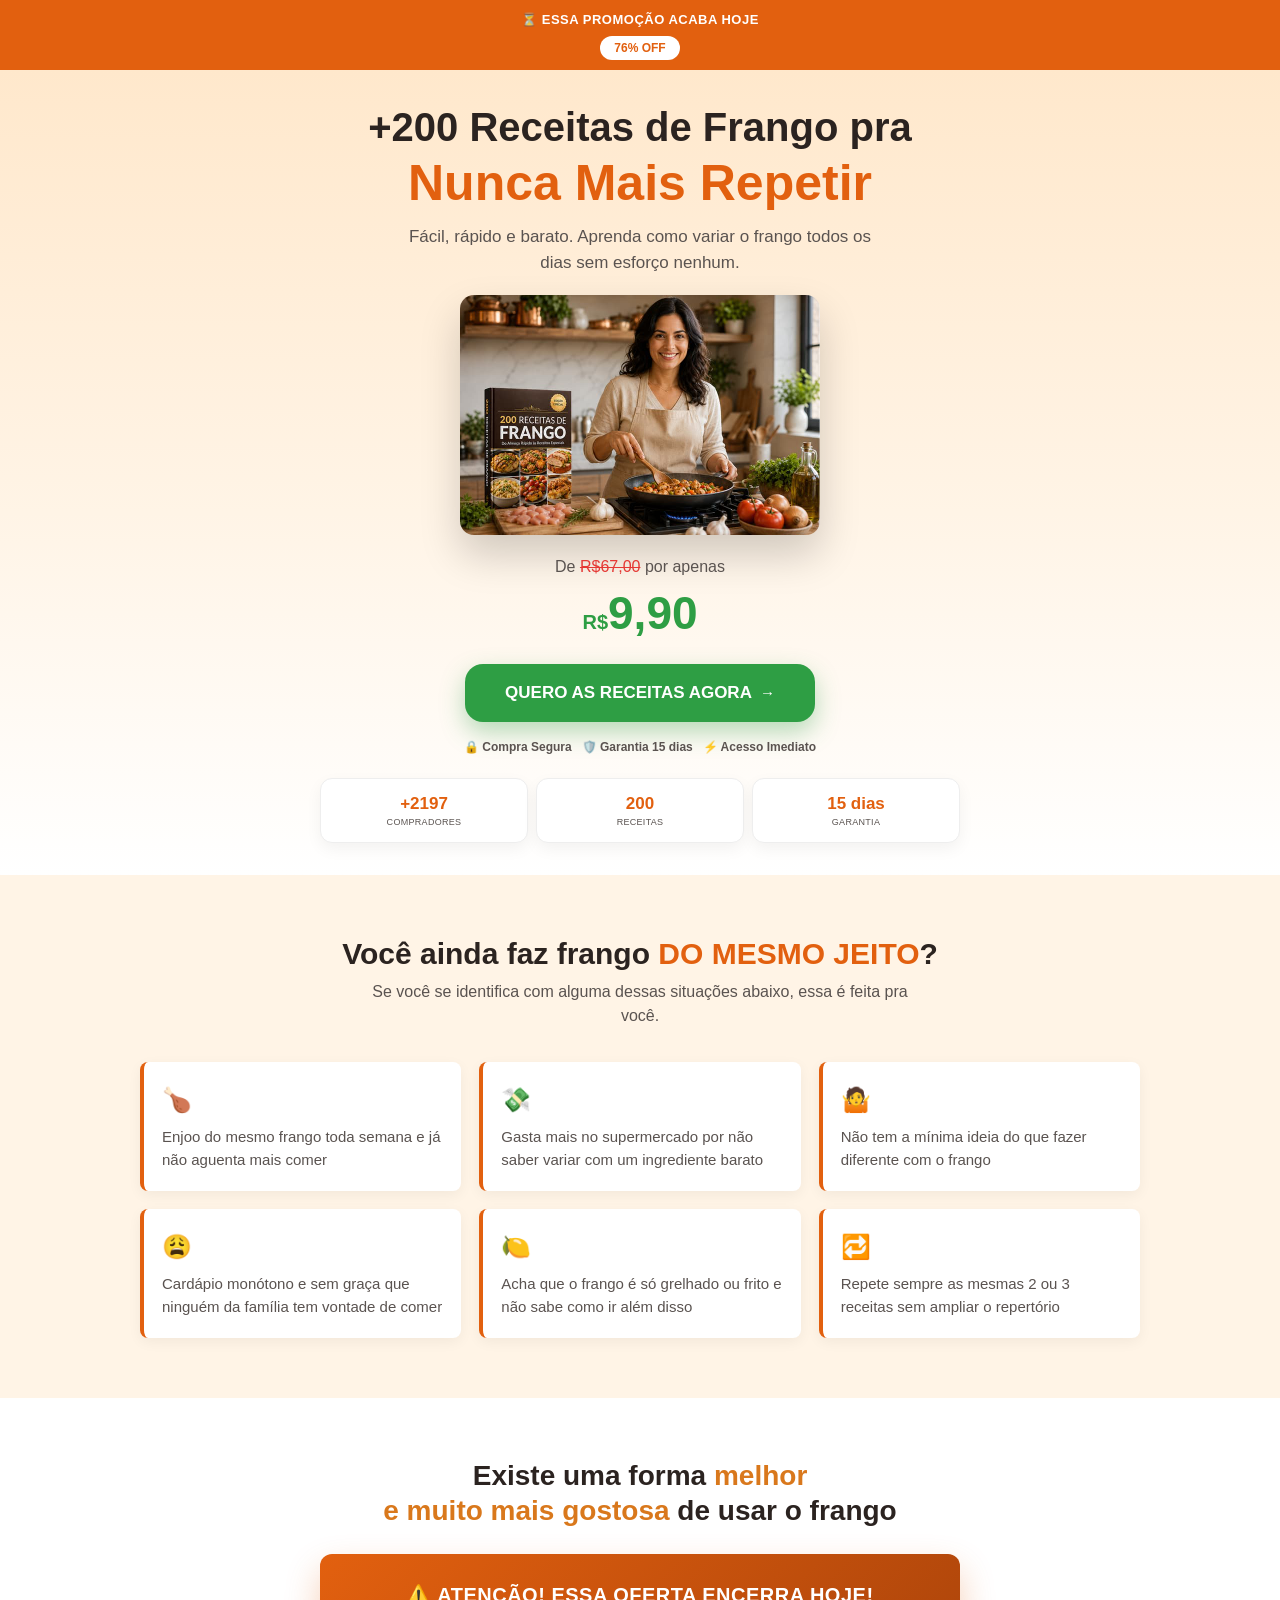
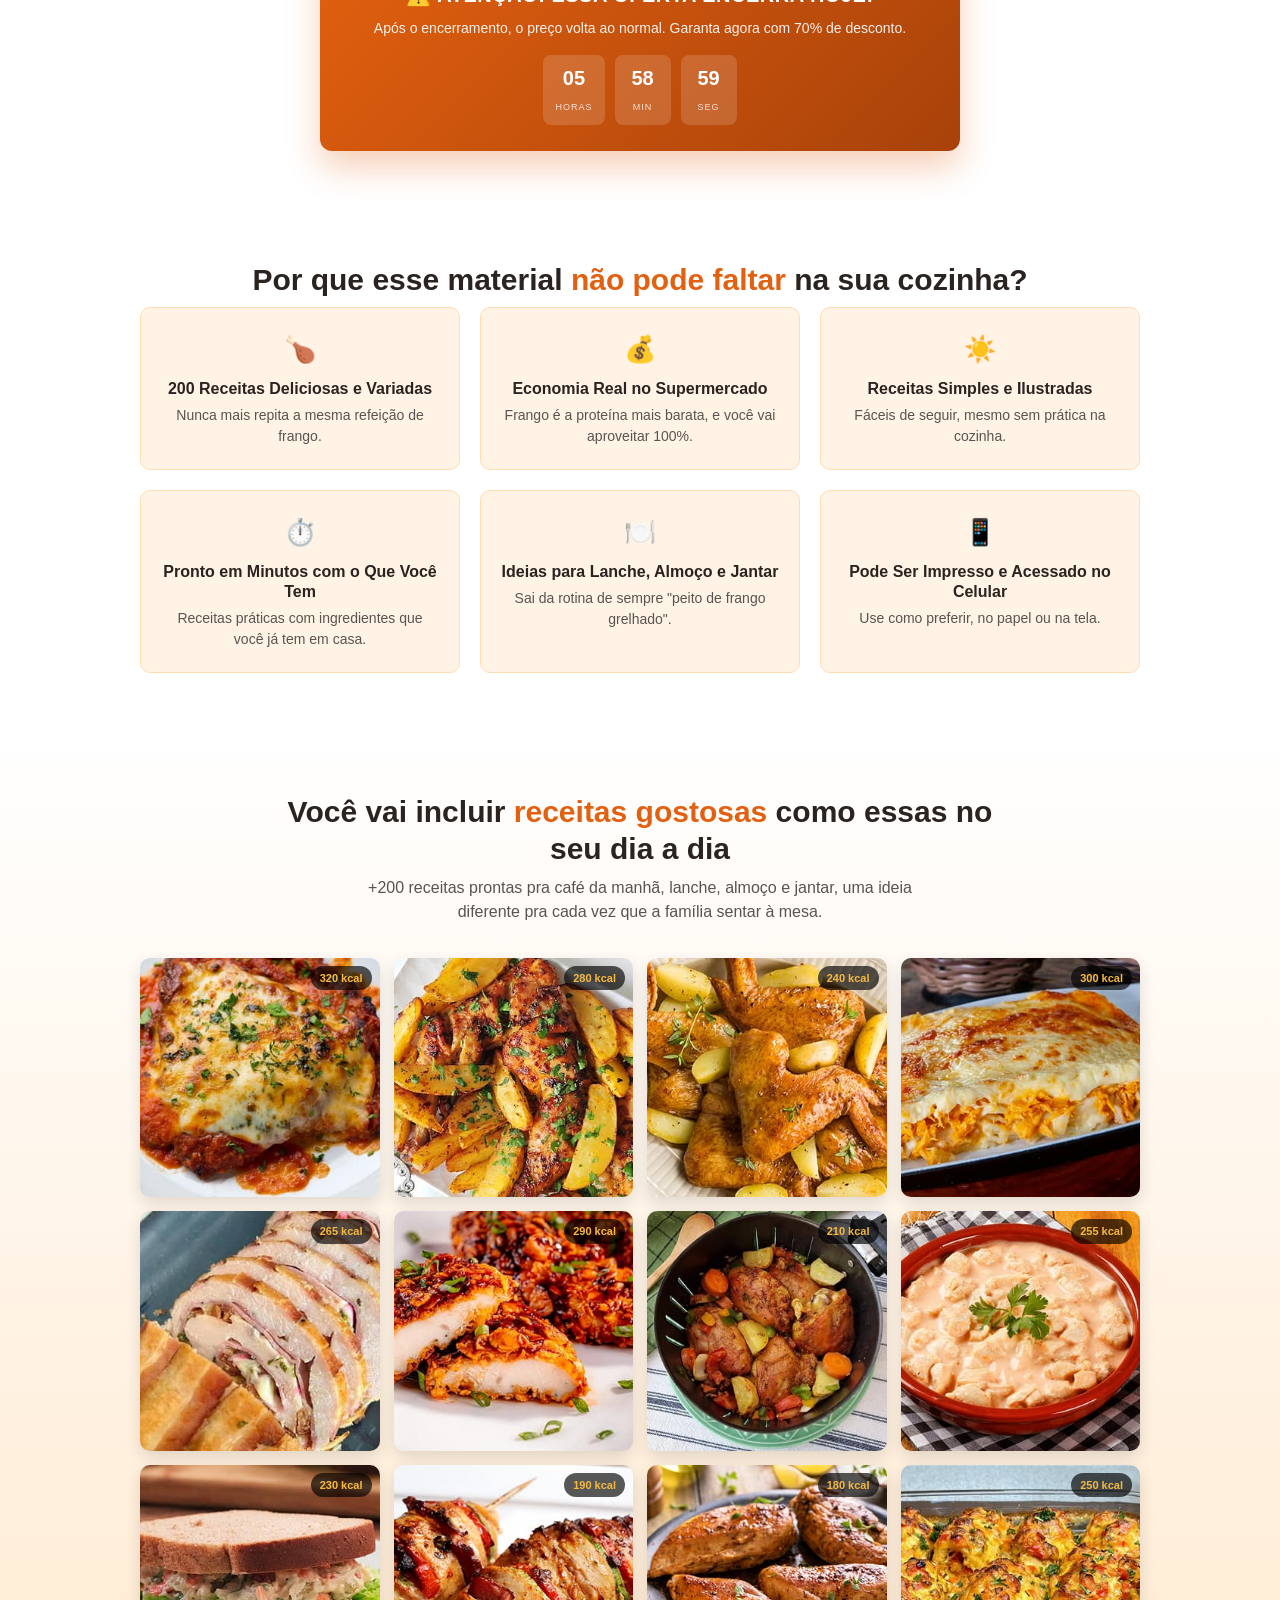
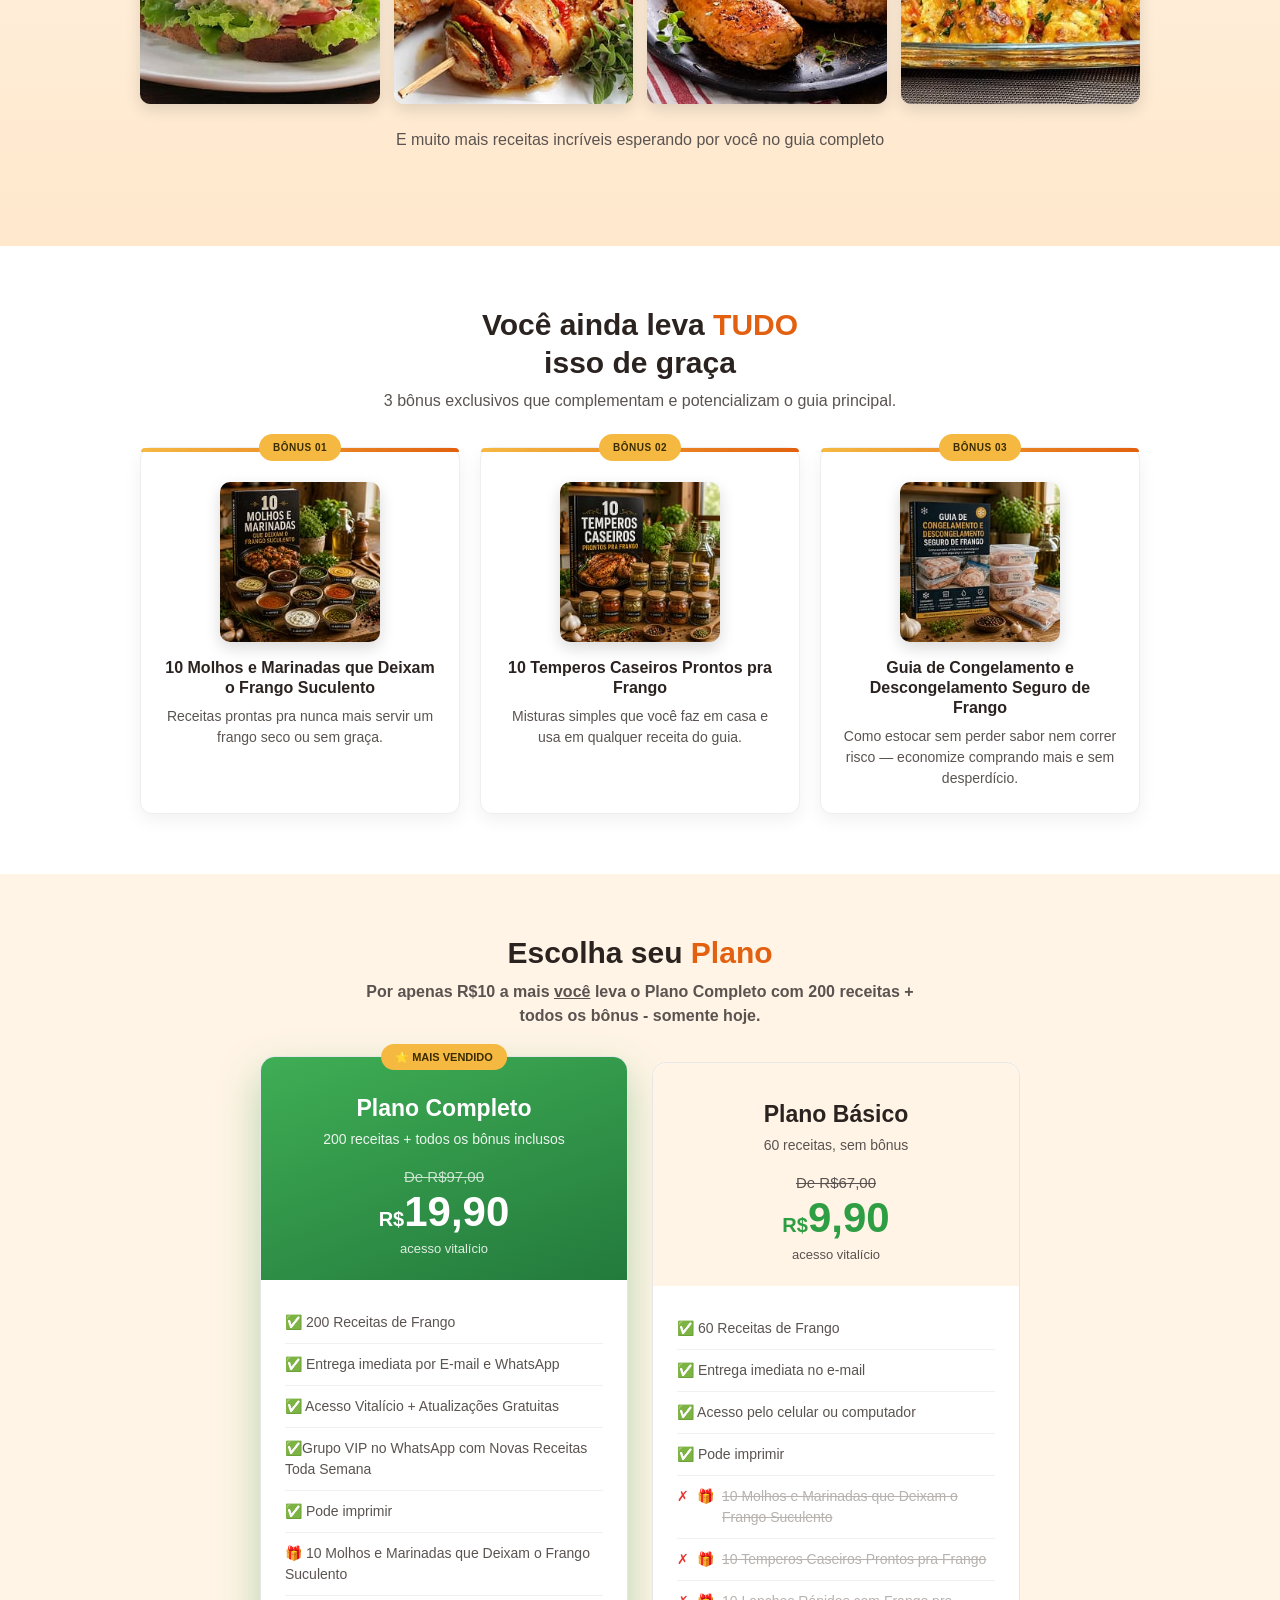
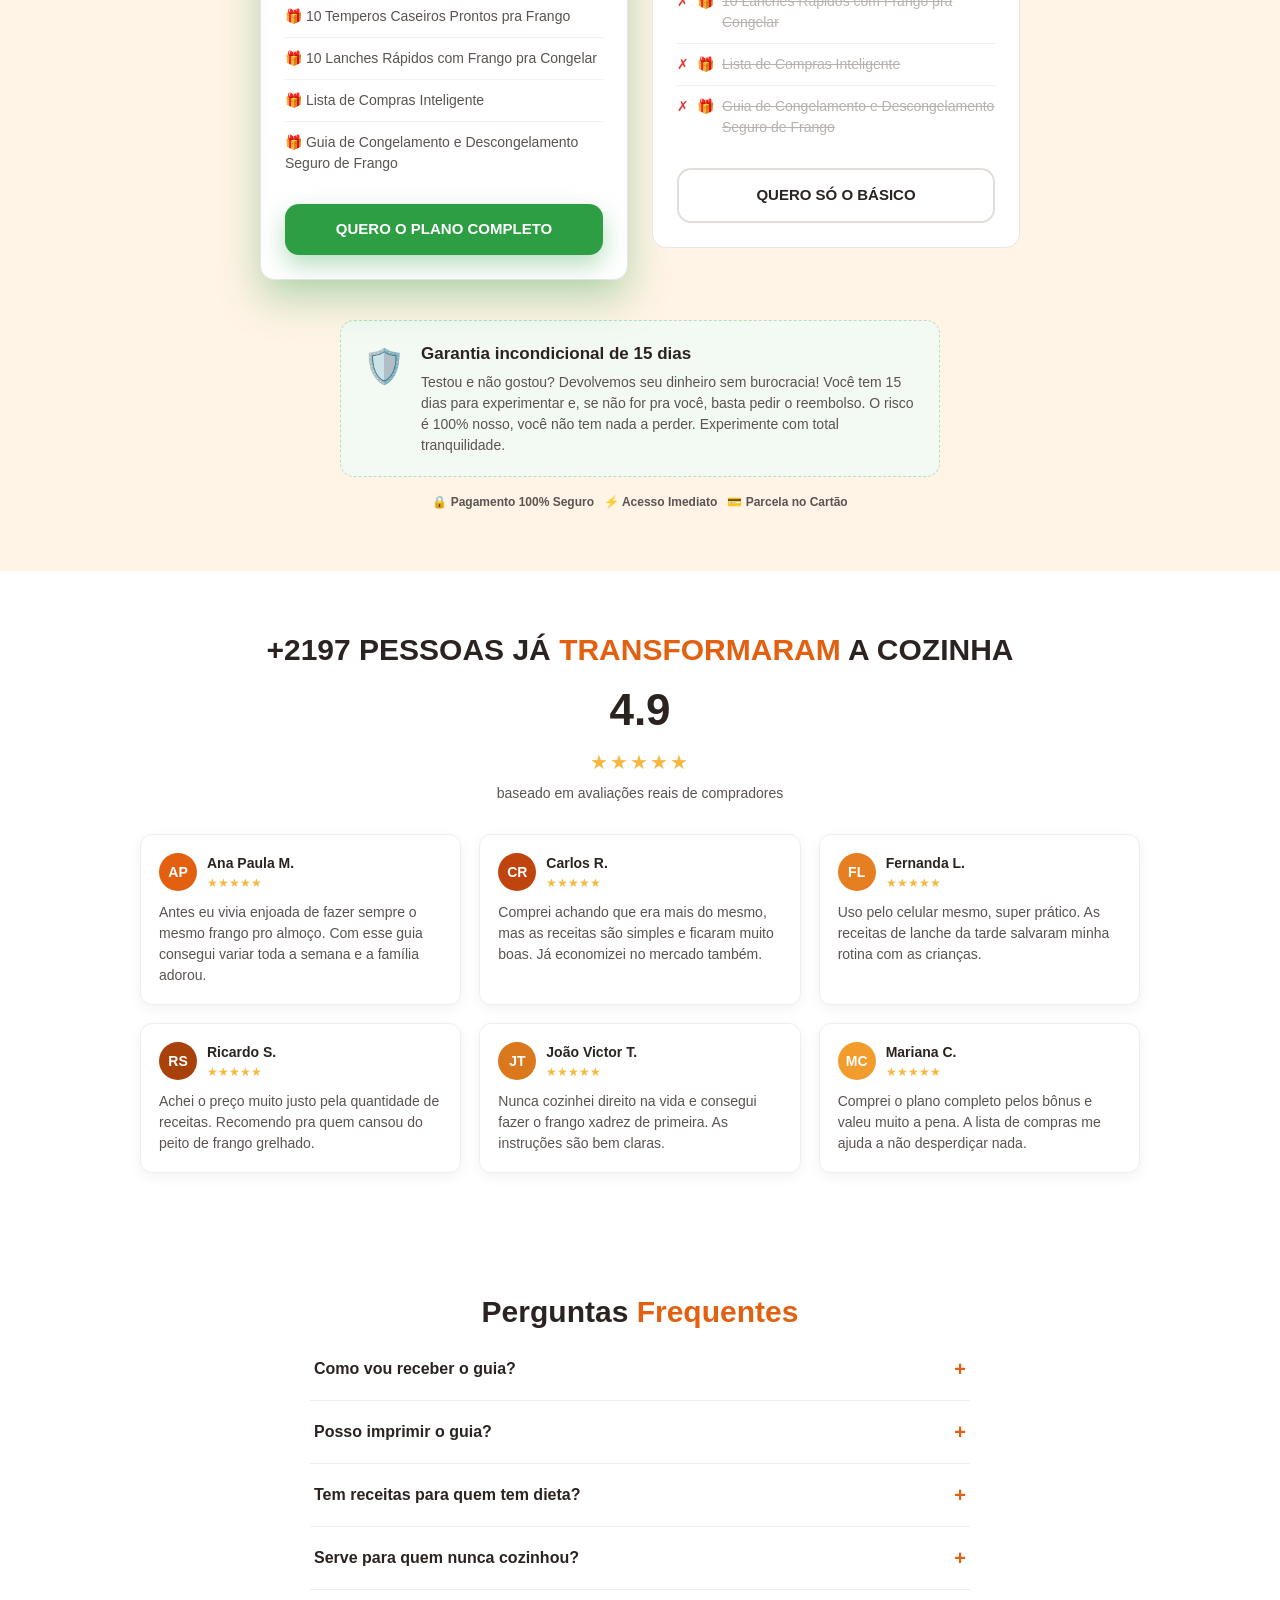
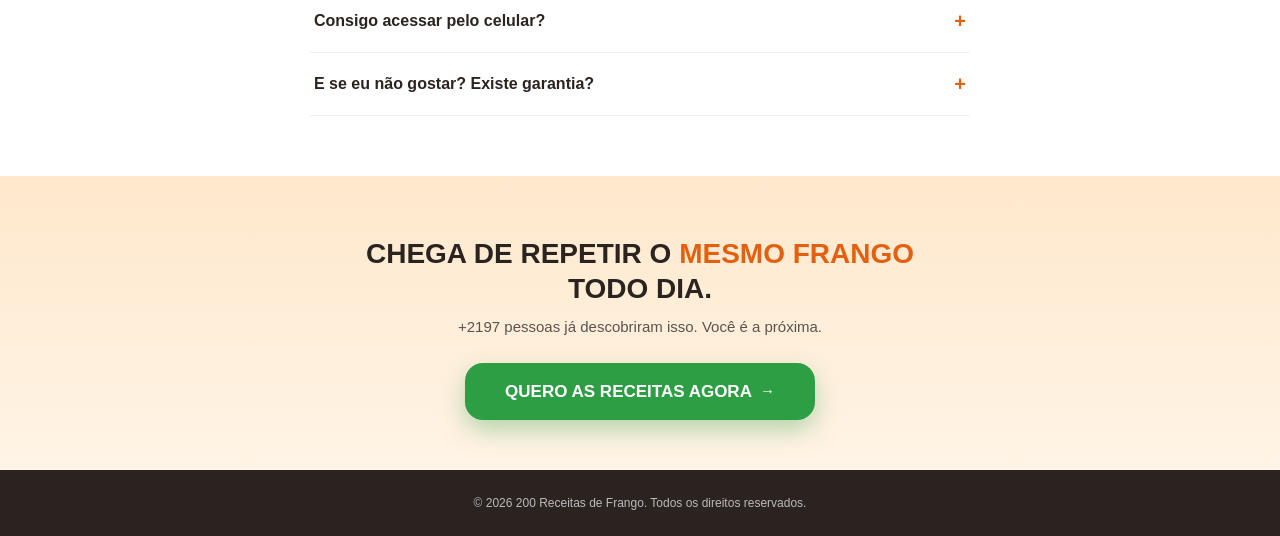
<file: index.html>
<!DOCTYPE html>
<html lang="pt-BR">
<head>
<meta charset="UTF-8">
<meta name="viewport" content="width=device-width, initial-scale=1.0">
<title>200 Receitas de Frango — Transforme o Frango em Pratos Incríveis</title>
<link rel="stylesheet" href="style.css">
<link rel="preconnect" href="https://cdn.utmify.com.br">
<link rel="preconnect" href="https://www.clarity.ms">
<link rel="preconnect" href="https://connect.facebook.net">

<script
  src="https://cdn.utmify.com.br/scripts/utms/latest.js"
  data-utmify-prevent-xcod-sck
  data-utmify-prevent-subids
  data-utmify-ignore-iframe
  data-utmify-is-cartpanda
  async
  defer
></script>

<script type="text/javascript">
    (function(c,l,a,r,i,t,y){
        c[a]=c[a]||function(){(c[a].q=c[a].q||[]).push(arguments)};
        t=l.createElement(r);t.async=1;t.src="https://www.clarity.ms/tag/"+i;
        y=l.getElementsByTagName(r)[0];y.parentNode.insertBefore(t,y);
    })(window, document, "clarity", "script", "xjg9q6xgd6");
</script>

<script>
!function(f,b,e,v,n,t,s)
{if(f.fbq)return;n=f.fbq=function(){n.callMethod?
n.callMethod.apply(n,arguments):n.queue.push(arguments)};
if(!f._fbq)f._fbq=n;n.push=n;n.loaded=!0;n.version='2.0';
n.queue=[];t=b.createElement(e);t.async=!0;
t.src=v;s=b.getElementsByTagName(e)[0];
s.parentNode.insertBefore(t,s)}(window, document,'script',
'https://connect.facebook.net/en_US/fbevents.js');
fbq('init', '1928415474490195');
fbq('track', 'PageView');
</script>
<noscript><img height="1" width="1" style="display:none"
src="https://www.facebook.com/tr?id=1928415474490195&ev=PageView&noscript=1"
/></noscript>

</head>
<body>

  <!-- TOPO ESCASSEZ -->
  <div class="top-bar">
    <div class="top-bar-text">⏳ ESSA PROMOÇÃO ACABA HOJE</div>
    <div class="top-bar-badge">76% OFF</div>
  </div>

  <!-- HERO -->
  <section class="hero">
    <div class="container">
      <h1>+200 Receitas de Frango pra<span class="big accent">Nunca Mais Repetir</span></h1>
      <p class="sub">Fácil, rápido e barato. Aprenda como variar o frango todos os dias sem esforço nenhum.</p>

      <div class="hero-image">
        <img src="public/hero.jpg" alt="200 Receitas de Frango" width="720" height="480" fetchpriority="high" decoding="async">
      </div>

      <div class="price-block">
        <div class="price-old">De <s>R$67,00</s> por apenas</div>
        <div class="price-new"><small>R$</small>9,90</div>
      </div>

      <a href="#planos" class="cta-btn">QUERO AS RECEITAS AGORA<span class="cta-arrow">→</span></a>

      <div class="trust-row">
        <div class="trust-item">🔒 Compra Segura</div>
        <div class="trust-item">🛡️ Garantia 15 dias</div>
        <div class="trust-item">⚡ Acesso Imediato</div>
      </div>

      <div class="badges">
        <div class="badge"><div class="n">+2197</div><div class="t">compradores</div></div>
        <div class="badge"><div class="n">200</div><div class="t">receitas</div></div>
        <div class="badge"><div class="n">15 dias</div><div class="t">garantia</div></div>
      </div>
    </div>
  </section>

  <!-- DOBRA 2 — FILTRO DE PÚBLICO -->
  <section class="filter-sec">
    <div class="container">
      <h2 class="sec-title">Você ainda faz frango <span class="accent">DO MESMO JEITO</span>?</h2>
      <p class="sec-sub">Se você se identifica com alguma dessas situações abaixo, essa é feita pra você.</p>
      <div class="filter-grid">
        <div class="filter-card"><div class="ico">🍗</div>Enjoo do mesmo frango toda semana e já não aguenta mais comer</div>
        <div class="filter-card"><div class="ico">💸</div>Gasta mais no supermercado por não saber variar com um ingrediente barato</div>
        <div class="filter-card"><div class="ico">🤷</div>Não tem a mínima ideia do que fazer diferente com o frango</div>
        <div class="filter-card"><div class="ico">😩</div>Cardápio monótono e sem graça que ninguém da família tem vontade de comer</div>
        <div class="filter-card"><div class="ico">🍋</div>Acha que o frango é só grelhado ou frito e não sabe como ir além disso</div>
        <div class="filter-card"><div class="ico">🔁</div>Repete sempre as mesmas 2 ou 3 receitas sem ampliar o repertório</div>
      </div>
    </div>
  </section>

  <!-- BANNER DE URGÊNCIA -->
  <div class="urgency-wrap">
    <h2>Existe uma forma <span class="accent-yellow" style="color:#d9781c;">melhor <br>e muito mais gostosa</span> de usar o frango</h2>
    <div class="urgency-box">
      <div class="warn">⚠️ ATENÇÃO! ESSA OFERTA ENCERRA HOJE!</div>
      <div class="info">Após o encerramento, o preço volta ao normal. Garanta agora com 70% de desconto.</div>
      <div class="countdown" id="countdown">
        <div><span id="cd-h">00</span><small>HORAS</small></div>
        <div><span id="cd-m">00</span><small>MIN</small></div>
        <div><span id="cd-s">00</span><small>SEG</small></div>
      </div>
    </div>
  </div>

  <!-- POR QUE ESSE MATERIAL NÃO PODE FALTAR -->
  <section>
    <div class="container">
      <h2 class="sec-title">Por que esse material <span class="accent-green">não pode faltar</span> na sua cozinha?</h2>
      <div class="benefits-grid">
        <div class="benefit-card"><div class="ico">🍗</div><h3>200 Receitas Deliciosas e Variadas</h3><p>Nunca mais repita a mesma refeição de frango.</p></div>
        <div class="benefit-card"><div class="ico">💰</div><h3>Economia Real no Supermercado</h3><p>Frango é a proteína mais barata, e você vai aproveitar 100%.</p></div>
        <div class="benefit-card"><div class="ico">☀️</div><h3>Receitas Simples e Ilustradas</h3><p>Fáceis de seguir, mesmo sem prática na cozinha.</p></div>
        <div class="benefit-card"><div class="ico">⏱️</div><h3>Pronto em Minutos com o Que Você Tem</h3><p>Receitas práticas com ingredientes que você já tem em casa.</p></div>
        <div class="benefit-card"><div class="ico">🍽️</div><h3>Ideias para Lanche, Almoço e Jantar</h3><p>Sai da rotina de sempre "peito de frango grelhado".</p></div>
        <div class="benefit-card"><div class="ico">📱</div><h3>Pode Ser Impresso e Acessado no Celular</h3><p>Use como preferir, no papel ou na tela.</p></div>
      </div>
    </div>
  </section>

  <!-- GRID DE RECEITAS -->
  <section class="recipes-sec">
    <div class="container">
      <h2 class="sec-title">Você vai incluir <span class="accent">receitas gostosas</span> como essas no <br>seu dia a dia</h2>
      <p class="sec-sub">+200 receitas prontas pra café da manhã, lanche, almoço e jantar, uma ideia diferente pra cada vez que a família sentar à mesa.</p>
      <div class="recipes-grid" id="recipes-grid"></div>
      <br>
      <p class="sec-sub">E muito mais receitas incríveis esperando por você no guia completo</p>
    </div>
  </section>

  <!-- BÔNUS -->
  <section>
    <div class="container">
      <h2 class="sec-title">Você ainda leva <span class="accent-green">TUDO</span> <br>isso de graça</h2>
      <p class="sec-sub">3 bônus exclusivos que complementam e potencializam o guia principal.</p>
      <div class="bonus-grid">
        <div class="bonus-card">
          <div class="bonus-img"><img src="public/1.jpg" alt="Bônus 01" width="207" height="207" loading="lazy" decoding="async"></div>
          <div class="bonus-tag">BÔNUS 01</div>
          <h3>10 Molhos e Marinadas que Deixam o Frango Suculento</h3>
          <p>Receitas prontas pra nunca mais servir um frango seco ou sem graça.</p>
        </div>
        <div class="bonus-card">
          <div class="bonus-img"><img src="public/2.jpg" alt="Bônus 02" width="207" height="207" loading="lazy" decoding="async"></div>
          <div class="bonus-tag">BÔNUS 02</div>
          <h3>10 Temperos Caseiros Prontos pra Frango</h3>
          <p>Misturas simples que você faz em casa e usa em qualquer receita do guia.</p>
        </div>
        <div class="bonus-card">
          <div class="bonus-img"><img src="public/3.jpg" alt="Bônus 03" width="207" height="207" loading="lazy" decoding="async"></div>
          <div class="bonus-tag">BÔNUS 03</div>
          <h3>Guia de Congelamento e Descongelamento Seguro de Frango</h3>
          <p>Como estocar sem perder sabor nem correr risco — economize comprando mais e sem desperdício.</p>
        </div>
      </div>
    </div>
  </section>

  <!-- PLANOS -->
  <section class="pricing-sec" id="planos">
    <div class="container">
      <h2 class="sec-title">Escolha seu <span class="accent-green">Plano</span></h2>
      <p class="sec-sub"><strong>Por apenas R$10 a mais <u>você</u> leva o Plano Completo com 200 receitas + todos os bônus - somente hoje.</strong></p>
      <div class="pricing-grid">
        <div class="plan-card featured">
          <div class="plan-tag">⭐ MAIS VENDIDO</div>
          <div class="plan-header plan-header--green">
            <div class="plan-header-name">Plano Completo</div>
            <div class="plan-header-sub">200 receitas + todos os bônus inclusos</div>
            <div class="plan-header-old">De <s>R$97,00</s></div>
            <div class="plan-header-price"><small>R$</small>19,90</div>
            <div class="plan-header-note">acesso vitalício</div>
          </div>
          <div class="plan-body">
            <ul>
              <li>✅ 200 Receitas de Frango</li>
              <li>✅ Entrega imediata por E-mail e WhatsApp</li>
              <li>✅ Acesso Vitalício + Atualizações Gratuitas</li>
              <li>✅Grupo VIP no WhatsApp com Novas Receitas Toda Semana</li>
              <li>✅ Pode imprimir</li>
              <li>🎁 10 Molhos e Marinadas que Deixam o Frango Suculento</li>
              <li>🎁 10 Temperos Caseiros Prontos pra Frango</li>
              <li>🎁 10 Lanches Rápidos com Frango pra Congelar</li>
              <li>🎁 Lista de Compras Inteligente</li>
              <li>🎁 Guia de Congelamento e Descongelamento Seguro de Frango</li>
            </ul>
          </div>
          <div class="plan-footer">
            <a href="https://mundoconhecimento.mycartpanda.com/checkout/211450064:1" class="cta-btn plan-btn">QUERO O PLANO COMPLETO</a>
          </div>
        </div>
        <div class="plan-card">
          <div class="plan-header plan-header--cream">
            <div class="plan-header-name">Plano Básico</div>
            <div class="plan-header-sub">60 receitas, sem bônus</div>
            <div class="plan-header-old">De <s>R$67,00</s></div>
            <div class="plan-header-price"><small>R$</small>9,90</div>
            <div class="plan-header-note">acesso vitalício</div>
          </div>
          <div class="plan-body">
            <ul>
              <li>✅ 60 Receitas de Frango</li>
              <li>✅ Entrega imediata no e-mail</li>
              <li>✅ Acesso pelo celular ou computador</li>
              <li>✅ Pode imprimir</li>
              <li class="excluded"><span class="x-mark">✗</span> 🎁 <s>10 Molhos e Marinadas que Deixam o Frango Suculento</s></li>
              <li class="excluded"><span class="x-mark">✗</span> 🎁 <s>10 Temperos Caseiros Prontos pra Frango</s></li>
              <li class="excluded"><span class="x-mark">✗</span> 🎁 <s>10 Lanches Rápidos com Frango pra Congelar</s></li>
              <li class="excluded"><span class="x-mark">✗</span> 🎁 <s>Lista de Compras Inteligente</s></li>
              <li class="excluded"><span class="x-mark">✗</span> 🎁 <s>Guia de Congelamento e Descongelamento Seguro de Frango</s></li>
            </ul>
          </div>
          <div class="plan-footer">
            <a href="upsell.html" class="plan-btn btn-outline">QUERO SÓ O BÁSICO</a>
          </div>
        </div>
      </div>

      <div class="guarantee-strip">
        <div class="guarantee-icon">🛡️</div>
        <div>
          <div class="guarantee-title">Garantia incondicional de 15 dias</div>
          <p class="guarantee-text">Testou e não gostou? Devolvemos seu dinheiro sem burocracia! Você tem 15 dias para experimentar e, se não for pra você, basta pedir o reembolso. O risco é 100% nosso, você não tem nada a perder. Experimente com total tranquilidade.</p>
        </div>
      </div>

      <div class="trust-row guarantee-trust-row">
        <div class="trust-item">🔒 Pagamento 100% Seguro</div>
        <div class="trust-item">⚡ Acesso Imediato</div>
        <div class="trust-item">💳 Parcela no Cartão</div>
      </div>
    </div>
  </section>

  <!-- TESTIMONIALS -->
  <section class="testi-sec">
    <div class="container">
      <h2 class="sec-title">+2197 PESSOAS JÁ <span class="accent">TRANSFORMARAM</span> A COZINHA</h2>
      <div class="rating-big">4.9</div>
      <div class="stars">★★★★★</div>
      <div class="rating-sub">baseado em avaliações reais de compradores</div>
      <div class="testi-grid">
        <div class="testi-card">
          <div class="testi-head">
            <div class="testi-avatar" style="background:#e2600f;">AP</div>
            <div><div class="testi-name">Ana Paula M.</div><div class="testi-stars">★★★★★</div></div>
          </div>
          <p>Antes eu vivia enjoada de fazer sempre o mesmo frango pro almoço. Com esse guia consegui variar toda a semana e a família adorou.</p>
        </div>
        <div class="testi-card">
          <div class="testi-head">
            <div class="testi-avatar" style="background:#c1440e;">CR</div>
            <div><div class="testi-name">Carlos R.</div><div class="testi-stars">★★★★★</div></div>
          </div>
          <p>Comprei achando que era mais do mesmo, mas as receitas são simples e ficaram muito boas. Já economizei no mercado também.</p>
        </div>
        <div class="testi-card">
          <div class="testi-head">
            <div class="testi-avatar" style="background:#e67e22;">FL</div>
            <div><div class="testi-name">Fernanda L.</div><div class="testi-stars">★★★★★</div></div>
          </div>
          <p>Uso pelo celular mesmo, super prático. As receitas de lanche da tarde salvaram minha rotina com as crianças.</p>
        </div>
        <div class="testi-card">
          <div class="testi-head">
            <div class="testi-avatar" style="background:#a8420a;">RS</div>
            <div><div class="testi-name">Ricardo S.</div><div class="testi-stars">★★★★★</div></div>
          </div>
          <p>Achei o preço muito justo pela quantidade de receitas. Recomendo pra quem cansou do peito de frango grelhado.</p>
        </div>
        <div class="testi-card">
          <div class="testi-head">
            <div class="testi-avatar" style="background:#d9781c;">JT</div>
            <div><div class="testi-name">João Victor T.</div><div class="testi-stars">★★★★★</div></div>
          </div>
          <p>Nunca cozinhei direito na vida e consegui fazer o frango xadrez de primeira. As instruções são bem claras.</p>
        </div>
        <div class="testi-card">
          <div class="testi-head">
            <div class="testi-avatar" style="background:#f39c2e;">MC</div>
            <div><div class="testi-name">Mariana C.</div><div class="testi-stars">★★★★★</div></div>
          </div>
          <p>Comprei o plano completo pelos bônus e valeu muito a pena. A lista de compras me ajuda a não desperdiçar nada.</p>
        </div>
      </div>
    </div>
  </section>

  <!-- FAQ -->
  <section class="faq-sec">
    <h2 class="sec-title">Perguntas <span class="accent">Frequentes</span></h2>
    <details>
      <summary>Como vou receber o guia?</summary>
      <p>Assim que a compra é aprovada, você recebe o acesso imediato por e-mail (e também por WhatsApp no Plano Completo).</p>
    </details>
    <details>
      <summary>Posso imprimir o guia?</summary>
      <p>Sim! O material pode ser impresso ou acessado direto do celular ou computador, como preferir.</p>
    </details>
    <details>
      <summary>Tem receitas para quem tem dieta?</summary>
      <p>Sim, as receitas são variadas e incluem opções mais leves, práticas para o dia a dia e para toda a família.</p>
    </details>
    <details>
      <summary>Serve para quem nunca cozinhou?</summary>
      <p>Com certeza. As receitas são simples, ilustradas e explicadas passo a passo para qualquer nível de experiência.</p>
    </details>
    <details>
      <summary>Consigo acessar pelo celular?</summary>
      <p>Sim, o acesso é vitalício e funciona tanto no celular quanto no computador.</p>
    </details>
    <details>
      <summary>E se eu não gostar? Existe garantia?</summary>
      <p>Sim, você tem 15 dias de garantia incondicional. Se não gostar, devolvemos 100% do seu dinheiro.</p>
    </details>
  </section>

  <!-- CTA FINAL -->
  <section class="final-cta">
    <h2>CHEGA DE REPETIR O <span class="accent">MESMO FRANGO</span> TODO DIA.</h2>
    <p class="sub">+2197 pessoas já descobriram isso. Você é a próxima.</p>
    <a href="#planos" class="cta-btn">QUERO AS RECEITAS AGORA<span class="cta-arrow">→</span></a>
  </section>

  <footer>
    © 2026 200 Receitas de Frango. Todos os direitos reservados.
  </footer>

<script src="script.js"></script>
</body>
</html>
</file>
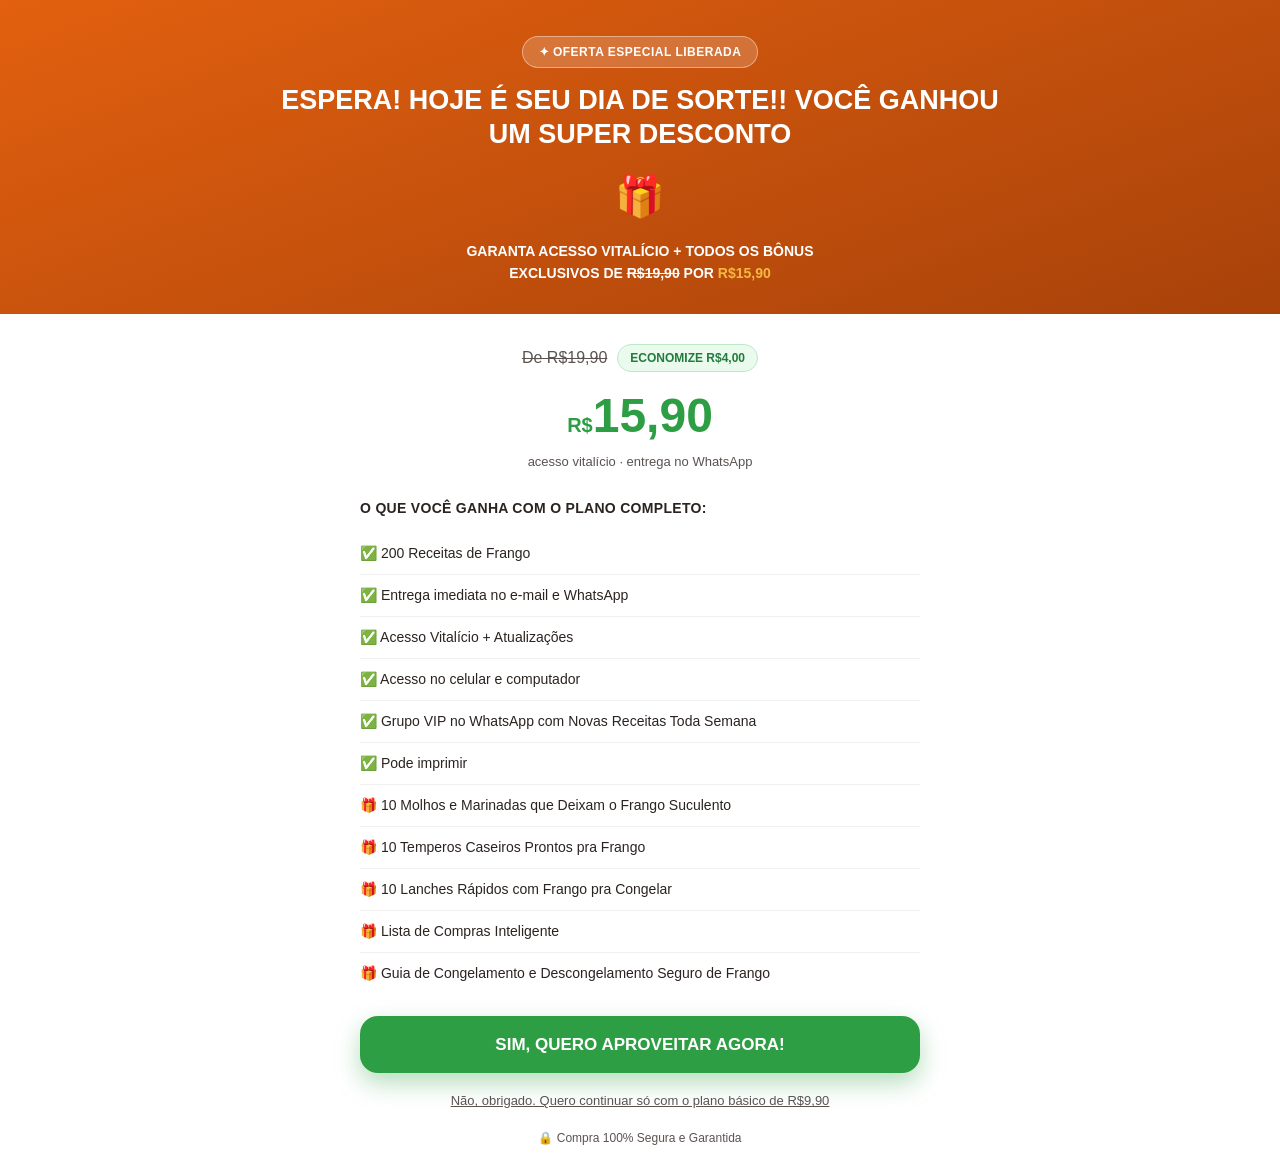
<file: upsell.html>
<!DOCTYPE html>
<html lang="pt-BR">
<head>
<meta charset="UTF-8">
<meta name="viewport" content="width=device-width, initial-scale=1.0">
<title>Oferta Especial LIBERADA — 200 Receitas de Frango</title>
<link rel="stylesheet" href="style.css">
</head>
<body>

  <!-- BANNER DE OFERTA -->
  <section class="upsell-banner">
    <div class="upsell-tag">✦ OFERTA ESPECIAL LIBERADA</div>
    <h1>ESPERA! HOJE É SEU DIA DE SORTE!! VOCÊ GANHOU<br>UM SUPER DESCONTO</h1>
    <div class="upsell-gift">🎁</div>
    <p class="sub">GARANTA ACESSO VITALÍCIO + TODOS OS BÔNUS EXCLUSIVOS DE <s>R$19,90</s> POR <span class="hl">R$15,90</span></p>
  </section>

  <!-- PREÇO -->
  <section class="upsell-price-sec">
    <div class="upsell-price-row">
      <span class="upsell-price-old">De R$19,90</span>
      <span class="upsell-save">ECONOMIZE R$4,00</span>
    </div>
    <div class="upsell-price-new"><small>R$</small>15,90</div>
    <p class="upsell-price-note">acesso vitalício · entrega no WhatsApp</p>
  </section>

  <!-- LISTA DE BENEFÍCIOS -->
  <section class="upsell-list-sec">
    <div class="upsell-list-title">O que você ganha com o plano completo:</div>
    <ul>
      <li>✅ 200 Receitas de Frango</li>
      <li>✅ Entrega imediata no e-mail e WhatsApp</li>
      <li>✅ Acesso Vitalício + Atualizações</li>
      <li>✅ Acesso no celular e computador</li>
      <li>✅ Grupo VIP no WhatsApp com Novas Receitas Toda Semana</li>
      <li>✅ Pode imprimir</li>
      <li>🎁 10 Molhos e Marinadas que Deixam o Frango Suculento</li>
      <li>🎁 10 Temperos Caseiros Prontos pra Frango</li>
      <li>🎁 10 Lanches Rápidos com Frango pra Congelar</li>
      <li>🎁 Lista de Compras Inteligente</li>
      <li>🎁 Guia de Congelamento e Descongelamento Seguro de Frango</li>
    </ul>
  </section>

  <!-- CTA -->
  <div class="upsell-cta-wrap">
    <a href="https://mundoconhecimento.mycartpanda.com/checkout/210975309:1" class="cta-btn">SIM, QUERO APROVEITAR AGORA!</a>
    <a href="https://mundoconhecimento.mycartpanda.com/checkout/211450065:1" class="upsell-decline">Não, obrigado. Quero continuar só com o plano básico de R$9,90</a>
    <div class="upsell-security">🔒 Compra 100% Segura e Garantida</div>
  </div>

</body>
</html>
</file>
<file: style.css>
:root{
    --red:#e2600f;
    --red-dark:#a8420a;
    --green:#e2600f;
    --green-dark:#a8420a;
    --cream:#fff4e6;
    --cream2:#ffe8cc;
    --dark:#2b2320;
    --gray-text:#5a5350;
    --yellow:#f5b942;
  }
  *{box-sizing:border-box;margin:0;padding:0;}
  html{scroll-behavior:smooth;}
  body{
    font-family:'Segoe UI',-apple-system,BlinkMacSystemFont,Roboto,Helvetica,Arial,sans-serif;
    color:var(--dark);
    background:#fff;
    line-height:1.5;
    overflow-x:hidden;
  }
  img{max-width:100%;display:block;}
  a{text-decoration:none;color:inherit;}
  .container{max-width:1100px;margin:0 auto;}
  h1,h2,h3{line-height:1.25;}
  .accent{color:var(--red);}
  .accent-green{color:var(--green);}
  .accent-yellow{color:var(--yellow);}

  /* ===== TOPO ESCASSEZ ===== */
  .top-bar{
    background:var(--red);
    color:#fff;
    text-align:center;
    padding:10px 12px;
    display:flex;
    flex-direction:column;
    align-items:center;
    gap:6px;
  }
  .top-bar-text{
    font-size:13px;
    font-weight:700;
    letter-spacing:.5px;
  }
  .top-bar-badge{
    background:#fff;
    color:var(--red);
    font-size:12px;
    font-weight:800;
    padding:3px 14px;
    border-radius:20px;
  }

  /* ===== HERO ===== */
  .hero{
    background:linear-gradient(180deg,#ffe8cc 0%, #fff4e6 55%, #ffffff 100%);
    text-align:center;
    padding:32px 20px 32px;
  }
  .hero h1{
    font-size:40px;
    font-weight:800;
    margin-bottom:2px;
  }
  .hero h1 .big{
    display:block;
    font-size:50px;
    color:var(--red);
  }
  .hero .sub{
    max-width:480px;
    margin:10px auto 20px;
    color:var(--gray-text);
    font-size:17px;
  }
  .hero-image{
    max-width:360px;
    margin:0 auto 20px;
    border-radius:14px;
    overflow:hidden;
    box-shadow:0 20px 40px rgba(0,0,0,.18);
  }
  .hero-image img{
    width:100%;
    height:auto;
    display:block;
    object-fit:cover;
  }
  .price-block{margin:0 0 16px;}
  .price-old{
    color:var(--gray-text);
    font-size:16px;
  }
  .price-old s{
    color:#e53935;
    text-decoration:line-through;
  }
  .price-new{
    color:#2e9e44;
    font-size:46px;
    font-weight:900;
  }
  .price-new small{font-size:20px;font-weight:700;}
  .cta-btn{
    display:inline-flex;
    flex-direction:row;
    align-items:center;
    justify-content:center;
    gap:8px;
    background:#2e9e44;
    color:#fff;
    font-weight:800;
    font-size:17px;
    padding:16px 40px;
    border-radius:18px;
    box-shadow:0 10px 24px rgba(46,158,68,.35);
    transition:transform .15s ease, box-shadow .15s ease;
    border:none;
    cursor:pointer;
  }
  .cta-btn:hover{transform:translateY(-2px);box-shadow:0 14px 30px rgba(46,158,68,.45);}
  .cta-arrow{display:inline;font-size:15px;font-weight:700;}

  /* trust row */
  .trust-row{
    display:flex;
    flex-wrap:nowrap;
    justify-content:center;
    align-items:center;
    gap:6px 10px;
    max-width:640px;
    margin:16px auto 0;
  }
  .trust-item{
    font-size:12px;
    font-weight:600;
    white-space:nowrap;
    color:var(--gray-text);
    display:flex;
    align-items:center;
    gap:6px;
  }

  /* trust badges */
  .badges{
    display:flex;
    flex-wrap:nowrap;
    justify-content:center;
    gap:8px;
    max-width:640px;
    margin:22px auto 0;
  }
  .badge{
    background:#fff;
    border:1px solid #eee;
    border-radius:12px;
    box-shadow:0 6px 16px rgba(0,0,0,.05);
    padding:12px 6px;
    text-align:center;
    flex:1;
    min-width:0;
  }
  .badge .n{font-weight:900;font-size:17px;color:#e2600f;white-space:nowrap;}
  .badge .t{font-size:9px;color:var(--gray-text);letter-spacing:.3px;text-transform:uppercase;white-space:nowrap;}

  /* ===== SECTION GENERIC ===== */
  section{padding:60px 20px;}
  .sec-title{
    text-align:center;
    font-size:30px;
    font-weight:800;
    margin-bottom:8px;
  }
  .sec-sub{
    text-align:center;
    color:var(--gray-text);
    max-width:560px;
    margin:0 auto 34px;
    font-size:16px;
  }

  /* ===== FILTRO DE PUBLICO ===== */
  .filter-sec{background:var(--cream);}
  .filter-grid{
    display:grid;
    grid-template-columns:repeat(3,1fr);
    gap:18px;
    max-width:1000px;
    margin:0 auto;
  }
  .filter-card{
    background:#fff;
    border-left:4px solid var(--red);
    border-radius:8px;
    padding:20px 18px;
    box-shadow:0 4px 14px rgba(0,0,0,.05);
    font-size:15px;
    color:var(--gray-text);
  }
  .filter-card .ico{font-size:24px;margin-bottom:8px;}

  /* ===== URGENCY BANNER ===== */
  .urgency-wrap{
    text-align:center;
    padding:60px 20px 50px;
  }
  .urgency-wrap h2{
    font-size:28px;
    font-weight:800;
    max-width:620px;
    margin:0 auto 26px;
  }
  .urgency-box{
    max-width:640px;
    margin:0 auto;
    background:linear-gradient(135deg,var(--red),var(--red-dark));
    color:#fff;
    border-radius:12px;
    padding:26px 30px;
    box-shadow:0 16px 34px rgba(226,96,15,.3);
  }
  .urgency-box .warn{
    font-size:20px;
    font-weight:900;
    letter-spacing:.5px;
    margin-bottom:8px;
  }
  .urgency-box .info{font-size:14px;opacity:.92;}
  .countdown{
    display:flex;
    justify-content:center;
    gap:10px;
    margin-top:16px;
    font-variant-numeric:tabular-nums;
  }
  .countdown div{
    background:rgba(255,255,255,.15);
    border-radius:8px;
    padding:8px 12px;
    min-width:56px;
  }
  .countdown span{display:block;font-size:20px;font-weight:800;}
  .countdown small{font-size:9px;letter-spacing:1px;opacity:.8;}

  /* ===== BENEFICIOS ===== */
  .benefits-grid{
    display:grid;
    grid-template-columns:repeat(3,1fr);
    gap:20px;
    max-width:1000px;
    margin:0 auto;
  }
  .benefit-card{
    background:#fff3e6;
    border:1px solid #ffddb0;
    border-radius:10px;
    padding:22px 20px;
    text-align:center;
  }
  .benefit-card .ico{font-size:26px;margin-bottom:10px;}
  .benefit-card h3{font-size:16px;margin-bottom:6px;}
  .benefit-card p{font-size:14px;color:var(--gray-text);}

  /* ===== RECEITAS GRID ===== */
  .recipes-sec{background:linear-gradient(180deg,#fff,#ffe8cc);}
  .recipes-grid{
    display:grid;
    grid-template-columns:repeat(4,1fr);
    gap:14px;
    max-width:1000px;
    margin:0 auto;
  }
  .recipe-card{
    aspect-ratio:1/1;
    border-radius:10px;
    overflow:hidden;
    position:relative;
    box-shadow:0 6px 16px rgba(0,0,0,.12);
  }
  .recipe-card img{
    position:absolute;
    inset:0;
    width:100%;
    height:100%;
    object-fit:cover;
    z-index:0;
  }
  .recipe-card .kcal-badge{
    position:absolute;
    top:8px;right:8px;
    z-index:1;
    background:rgba(0,0,0,.65);
    color:var(--yellow);
    font-size:11px;
    font-weight:700;
    padding:4px 9px;
    border-radius:20px;
  }
  .recipe-card:hover{transform:scale(1.03);transition:transform .2s ease;}

  /* ===== BONUS ===== */
  .bonus-grid{
    display:grid;
    grid-template-columns:repeat(3,1fr);
    gap:20px;
    max-width:1000px;
    margin:0 auto;
  }
  .bonus-card{
    background:#fff;
    border:1px solid #eee;
    border-radius:12px;
    position:relative;
    text-align:center;
    padding:34px 20px 24px;
    box-shadow:0 6px 18px rgba(0,0,0,.06);
  }
  .bonus-card::before{
    content:"";
    position:absolute;
    top:0;left:0;right:0;
    height:4px;
    border-radius:12px 12px 0 0;
    background:linear-gradient(90deg,var(--yellow),#e2600f);
  }
  .bonus-img{
    max-width:160px;
    margin:0 auto 16px;
    border-radius:10px;
    overflow:hidden;
    box-shadow:0 6px 16px rgba(0,0,0,.15);
  }
  .bonus-img img{
    display:block;
    width:100%;
    height:auto;
  }
  .bonus-tag{
    position:absolute;
    top:-14px;left:50%;
    transform:translateX(-50%);
    display:inline-flex;
    align-items:center;
    gap:4px;
    white-space:nowrap;
    background:var(--yellow);
    color:#3a2c00;
    font-size:10px;
    font-weight:800;
    letter-spacing:.5px;
    padding:6px 14px;
    border-radius:20px;
  }
  .bonus-card h3{font-size:16px;margin-bottom:8px;}
  .bonus-card p{font-size:14px;color:var(--gray-text);}

  /* ===== PRICING ===== */
  .pricing-sec{background:var(--cream);}
  .pricing-grid{
    display:grid;
    grid-template-columns:1fr 1fr;
    gap:24px;
    max-width:760px;
    margin:0 auto;
    align-items:start;
  }
  .plan-card{
    background:#fff;
    border-radius:14px;
    padding:0;
    border:1px solid #e6e6e6;
    position:relative;
  }
  .plan-card.featured{
    box-shadow:0 18px 40px rgba(46,158,68,.35);
    transform:translateY(-6px);
  }
  .plan-tag{
    position:absolute;top:-13px;left:50%;
    transform:translateX(-50%);
    background:var(--yellow);
    color:#3a2c00;
    font-size:11px;
    font-weight:800;
    padding:5px 14px;
    border-radius:20px;
    white-space:nowrap;
  }
  .plan-btn{
    display:block;
    text-align:center;
    padding:14px;
    border-radius:14px;
    font-weight:800;
    font-size:15px;
  }

  /* header/body/footer do plano */
  .plan-header{
    text-align:center;
    padding:34px 24px 22px;
    border-radius:14px 14px 0 0;
  }
  .plan-header--green{
    background:linear-gradient(160deg,#3fae55,#237a3c);
    color:#fff;
  }
  .plan-header--cream{
    background:var(--cream);
    color:var(--dark);
  }
  .plan-header-name{font-size:23px;font-weight:800;margin-bottom:4px;}
  .plan-header-sub{font-size:14px;opacity:.9;margin-bottom:16px;}
  .plan-header-old{font-size:15px;opacity:.75;text-decoration:line-through;margin-bottom:2px;}
  .plan-header-price{font-size:42px;font-weight:900;line-height:1;}
  .plan-header-price small{font-size:20px;font-weight:700;}
  .plan-header-note{font-size:13px;opacity:.85;margin-top:6px;}
  .plan-header--cream .plan-header-sub,
  .plan-header--cream .plan-header-old,
  .plan-header--cream .plan-header-note{color:var(--gray-text);opacity:1;}
  .plan-header--cream .plan-header-price{color:#2e9e44;}
  .plan-body{padding:22px 24px 4px;}
  .plan-body ul{list-style:none;}
  .plan-body ul li{
    font-size:14px;
    padding:10px 0;
    display:flex;
    gap:8px;
    align-items:flex-start;
    color:var(--gray-text);
    border-bottom:1px solid #f0f0f0;
  }
  .plan-body ul li:last-child{border-bottom:none;}
  .plan-body ul li.excluded{color:#b7b2ae;}
  .plan-body ul li .x-mark{color:#e53935;}
  .plan-footer{padding:16px 24px 24px;}
  .plan-footer .plan-btn{width:100%;}
  .plan-btn.btn-outline{background:#fff;color:var(--dark);border:2px solid #e2ddd8;}

  .guarantee-strip{
    max-width:600px;
    margin:34px auto 0;
    background:#f3faf3;
    border:1px dashed #b8dfb8;
    border-radius:14px;
    padding:20px 22px;
    display:flex;
    align-items:flex-start;
    gap:16px;
    text-align:left;
  }
  .guarantee-icon{font-size:34px;flex-shrink:0;}
  .guarantee-title{font-weight:800;font-size:17px;color:var(--dark);margin-bottom:6px;}
  .guarantee-text{font-size:14px;color:var(--gray-text);line-height:1.5;}
  .guarantee-trust-row{margin-top:16px;flex-wrap:wrap;}
  .guarantee-trust-row .trust-item{white-space:normal;}

  /* ===== TESTIMONIALS ===== */
  .testi-sec{text-align:center;}
  .rating-big{font-size:44px;font-weight:900;margin:8px 0 4px;}
  .stars{color:var(--yellow);font-size:20px;letter-spacing:2px;margin-bottom:6px;}
  .rating-sub{font-size:14px;color:var(--gray-text);margin-bottom:30px;}
  .testi-grid{
    display:grid;
    grid-template-columns:repeat(3,1fr);
    gap:18px;
    max-width:1000px;
    margin:0 auto;
    text-align:left;
  }
  .testi-card{
    background:#fff;
    border:1px solid #eee;
    border-radius:12px;
    padding:18px;
    box-shadow:0 4px 14px rgba(0,0,0,.05);
  }
  .testi-head{display:flex;align-items:center;gap:10px;margin-bottom:10px;}
  .testi-avatar{
    width:38px;height:38px;border-radius:50%;
    display:flex;align-items:center;justify-content:center;
    color:#fff;font-weight:800;font-size:14px;
    flex-shrink:0;
  }
  .testi-name{font-size:14px;font-weight:700;}
  .testi-stars{color:var(--yellow);font-size:12px;}
  .testi-card p{font-size:14px;color:var(--gray-text);}

  /* ===== FAQ ===== */
  .faq-sec{max-width:700px;margin:0 auto;padding:60px 20px;}
  details{
    border-bottom:1px solid #eee;
    padding:16px 4px;
  }
  summary{
    cursor:pointer;
    font-weight:700;
    font-size:16px;
    list-style:none;
    display:flex;
    justify-content:space-between;
    align-items:center;
  }
  summary::-webkit-details-marker{display:none;}
  summary::after{
    content:"+";
    font-size:20px;
    color:var(--red);
    margin-left:12px;
    transition:transform .2s ease;
  }
  details[open] summary::after{transform:rotate(45deg);}
  details p{
    font-size:14px;
    color:var(--gray-text);
    margin-top:10px;
    padding-right:24px;
  }

  /* ===== FINAL CTA ===== */
  .final-cta{
    background:linear-gradient(180deg,#ffe8cc,#fff4e6);
    text-align:center;
    padding:60px 20px 50px;
  }
  .final-cta h2{
    font-size:28px;
    font-weight:800;
    max-width:560px;
    margin:0 auto 10px;
  }
  .final-cta .sub{font-size:15px;color:var(--gray-text);margin-bottom:24px;}

  footer{
    background:var(--dark);
    color:#bbb;
    text-align:center;
    font-size:12px;
    padding:24px 20px;
  }

  /* ===== UPSELL ===== */
  .upsell-banner{
    background:linear-gradient(160deg,var(--red),var(--red-dark));
    color:#fff;
    text-align:center;
    padding:36px 20px 30px;
  }
  .upsell-tag{
    display:inline-block;
    background:rgba(255,255,255,.18);
    border:1px solid rgba(255,255,255,.4);
    color:#fff;
    font-size:12px;
    font-weight:700;
    letter-spacing:.5px;
    padding:6px 16px;
    border-radius:20px;
    margin-bottom:16px;
  }
  .upsell-banner h1{
    font-size:27px;
    font-weight:900;
    line-height:1.25;
    margin-bottom:14px;
  }
  .upsell-gift{font-size:40px;margin-bottom:14px;}
  .upsell-banner .sub{
    font-size:14px;
    font-weight:700;
    line-height:1.6;
    max-width:420px;
    margin:0 auto;
  }
  .upsell-banner .sub .hl{color:var(--yellow);}

  .upsell-price-sec{padding:30px 20px 6px;text-align:center;}
  .upsell-price-row{
    display:flex;
    align-items:center;
    justify-content:center;
    gap:10px;
    flex-wrap:wrap;
    margin-bottom:8px;
  }
  .upsell-price-old{color:var(--gray-text);text-decoration:line-through;font-size:16px;}
  .upsell-save{
    background:#eafbee;
    color:#237a3c;
    border:1px solid #bfe8c8;
    font-size:12px;
    font-weight:800;
    padding:4px 12px;
    border-radius:20px;
    white-space:nowrap;
  }
  .upsell-price-new{color:#2e9e44;font-size:48px;font-weight:900;}
  .upsell-price-new small{font-size:20px;font-weight:700;}
  .upsell-price-note{font-size:13px;color:var(--gray-text);}

  .upsell-list-sec{padding:20px 20px 6px;max-width:600px;margin:0 auto;}
  .upsell-list-title{
    font-size:14px;
    font-weight:800;
    letter-spacing:.3px;
    margin-bottom:14px;
    color:var(--dark);
    text-transform:uppercase;
  }
  .upsell-list-sec ul{list-style:none;}
  .upsell-list-sec li{
    display:flex;
    gap:10px;
    align-items:flex-start;
    padding:10px 0;
    border-bottom:1px solid #f0f0f0;
    font-size:14px;
    color:var(--dark);
  }
  .upsell-list-sec li:last-child{border-bottom:none;}

  .upsell-cta-wrap{padding:16px 20px 24px;max-width:600px;margin:0 auto;text-align:center;}
  .upsell-cta-wrap .cta-btn{width:100%;}
  .upsell-decline{
    display:block;
    margin-top:18px;
    font-size:13px;
    color:var(--gray-text);
    text-decoration:underline;
  }
  .upsell-security{
    font-size:12px;
    color:var(--gray-text);
    margin-top:18px;
    display:flex;
    align-items:center;
    justify-content:center;
    gap:6px;
  }

  @media (max-width:760px){
    .hero h1{font-size:30px;}
    .hero h1 .big{font-size:36px;}
    .filter-grid,.benefits-grid,.bonus-grid,.testi-grid{grid-template-columns:1fr 1fr;}
    .recipes-grid{grid-template-columns:repeat(3,1fr);}
    .pricing-grid{grid-template-columns:1fr;}
    .plan-card.featured{transform:none;}
  }
  @media (max-width:480px){
    .filter-grid,.benefits-grid,.bonus-grid,.testi-grid{grid-template-columns:1fr;}
    .recipes-grid{grid-template-columns:repeat(2,1fr);}
    .sec-title{font-size:23px;}
  }
</file>
